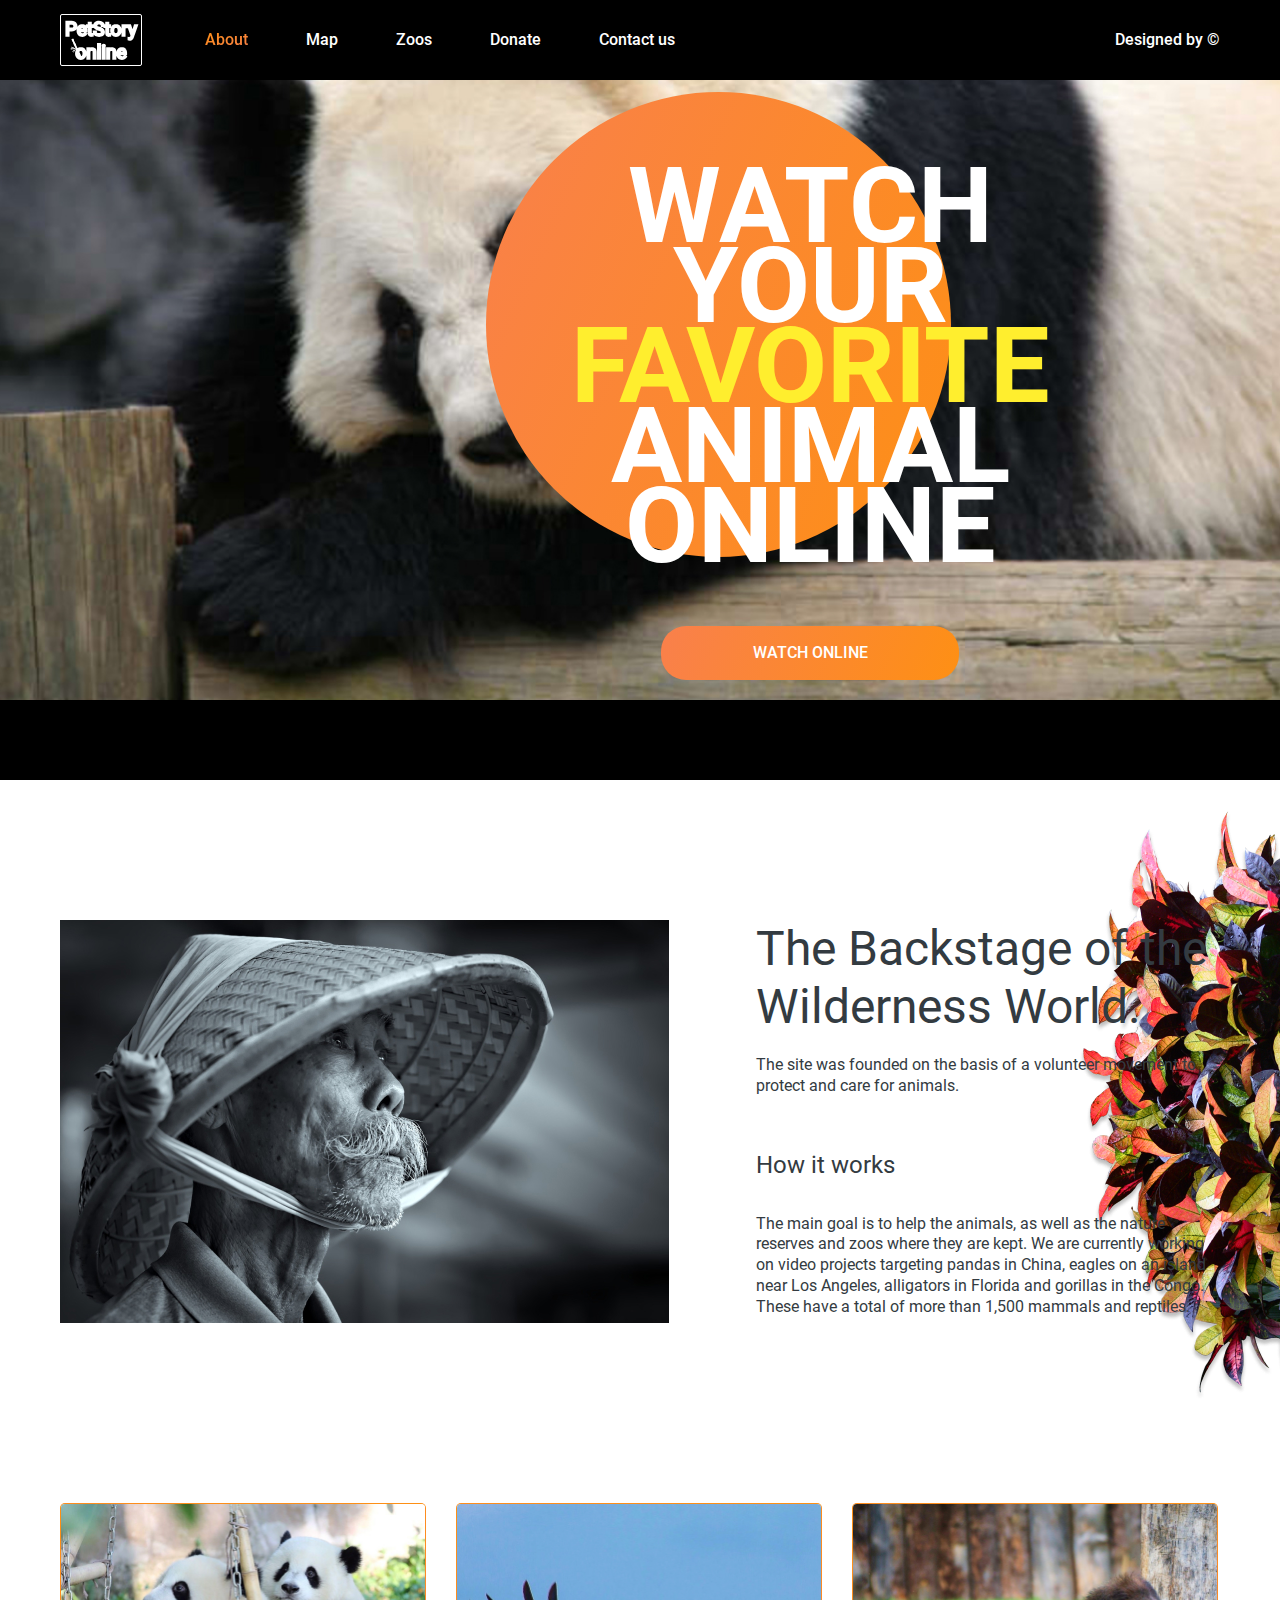
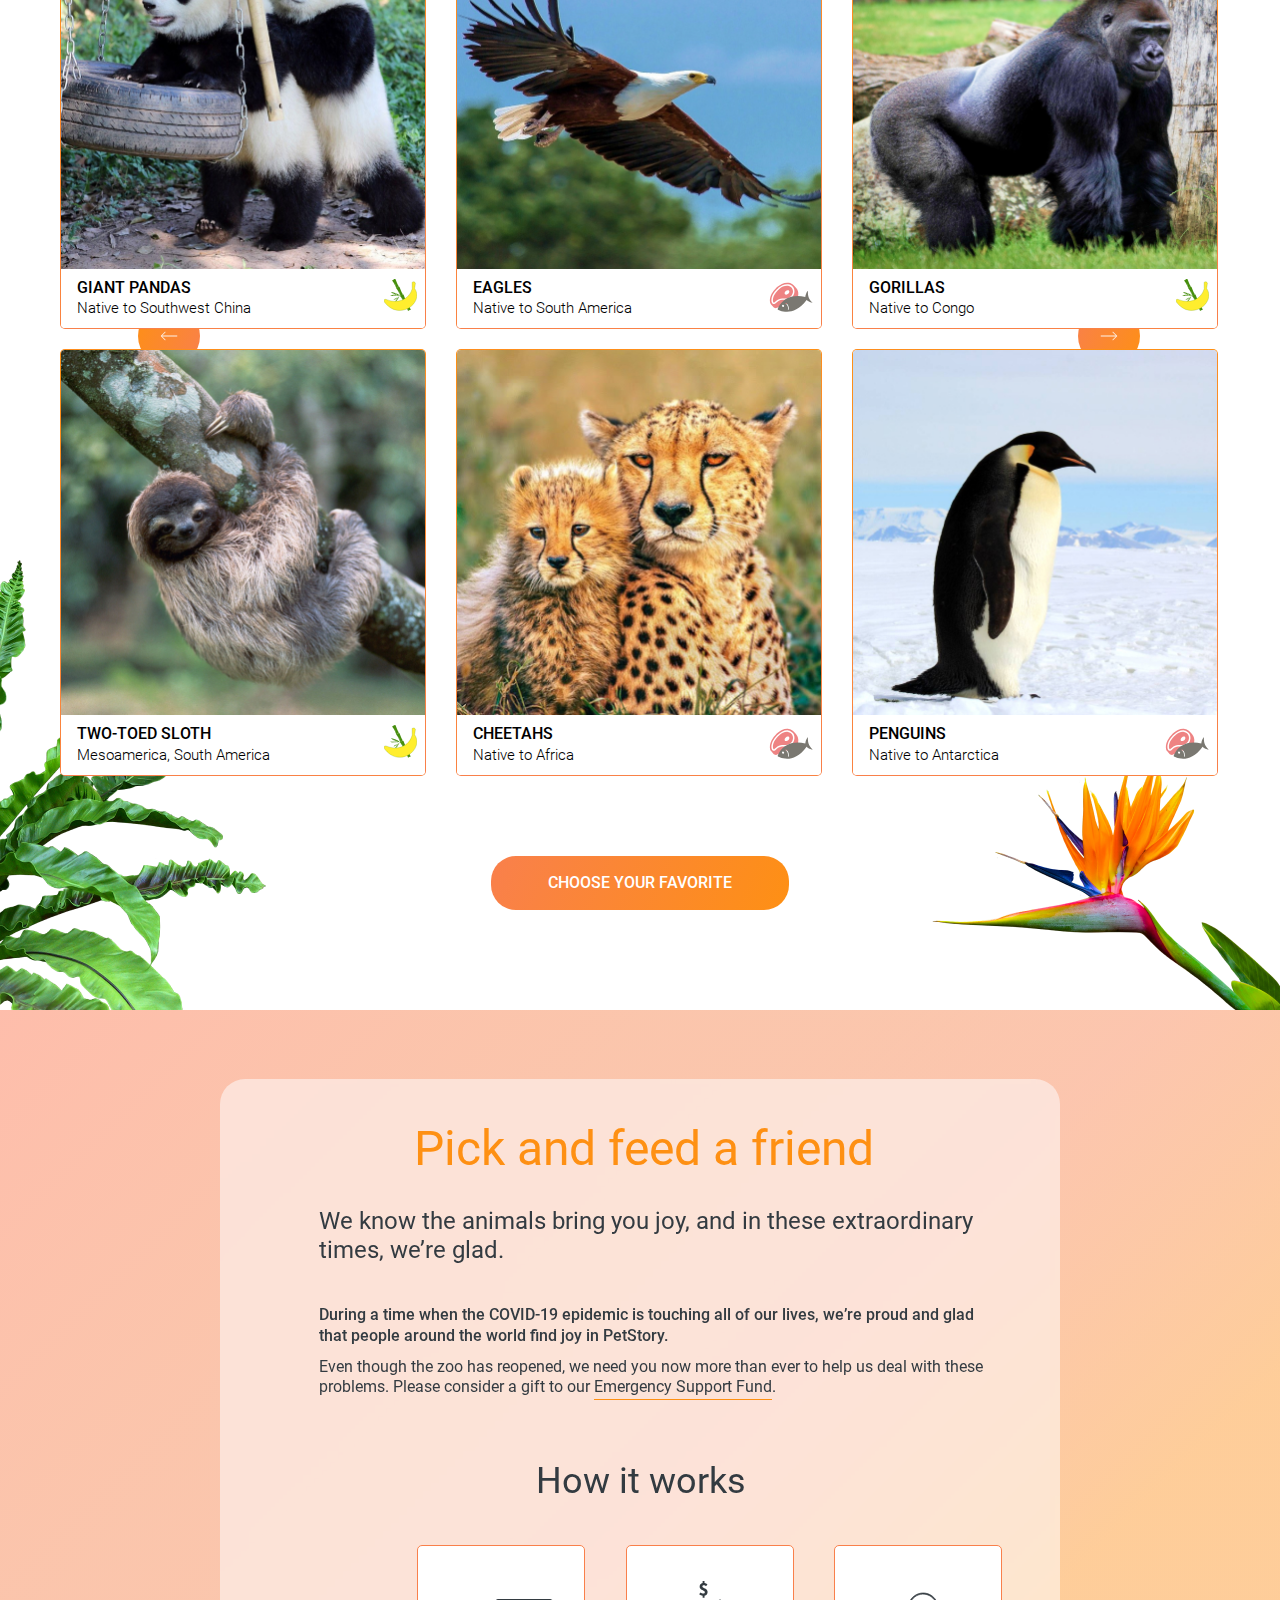
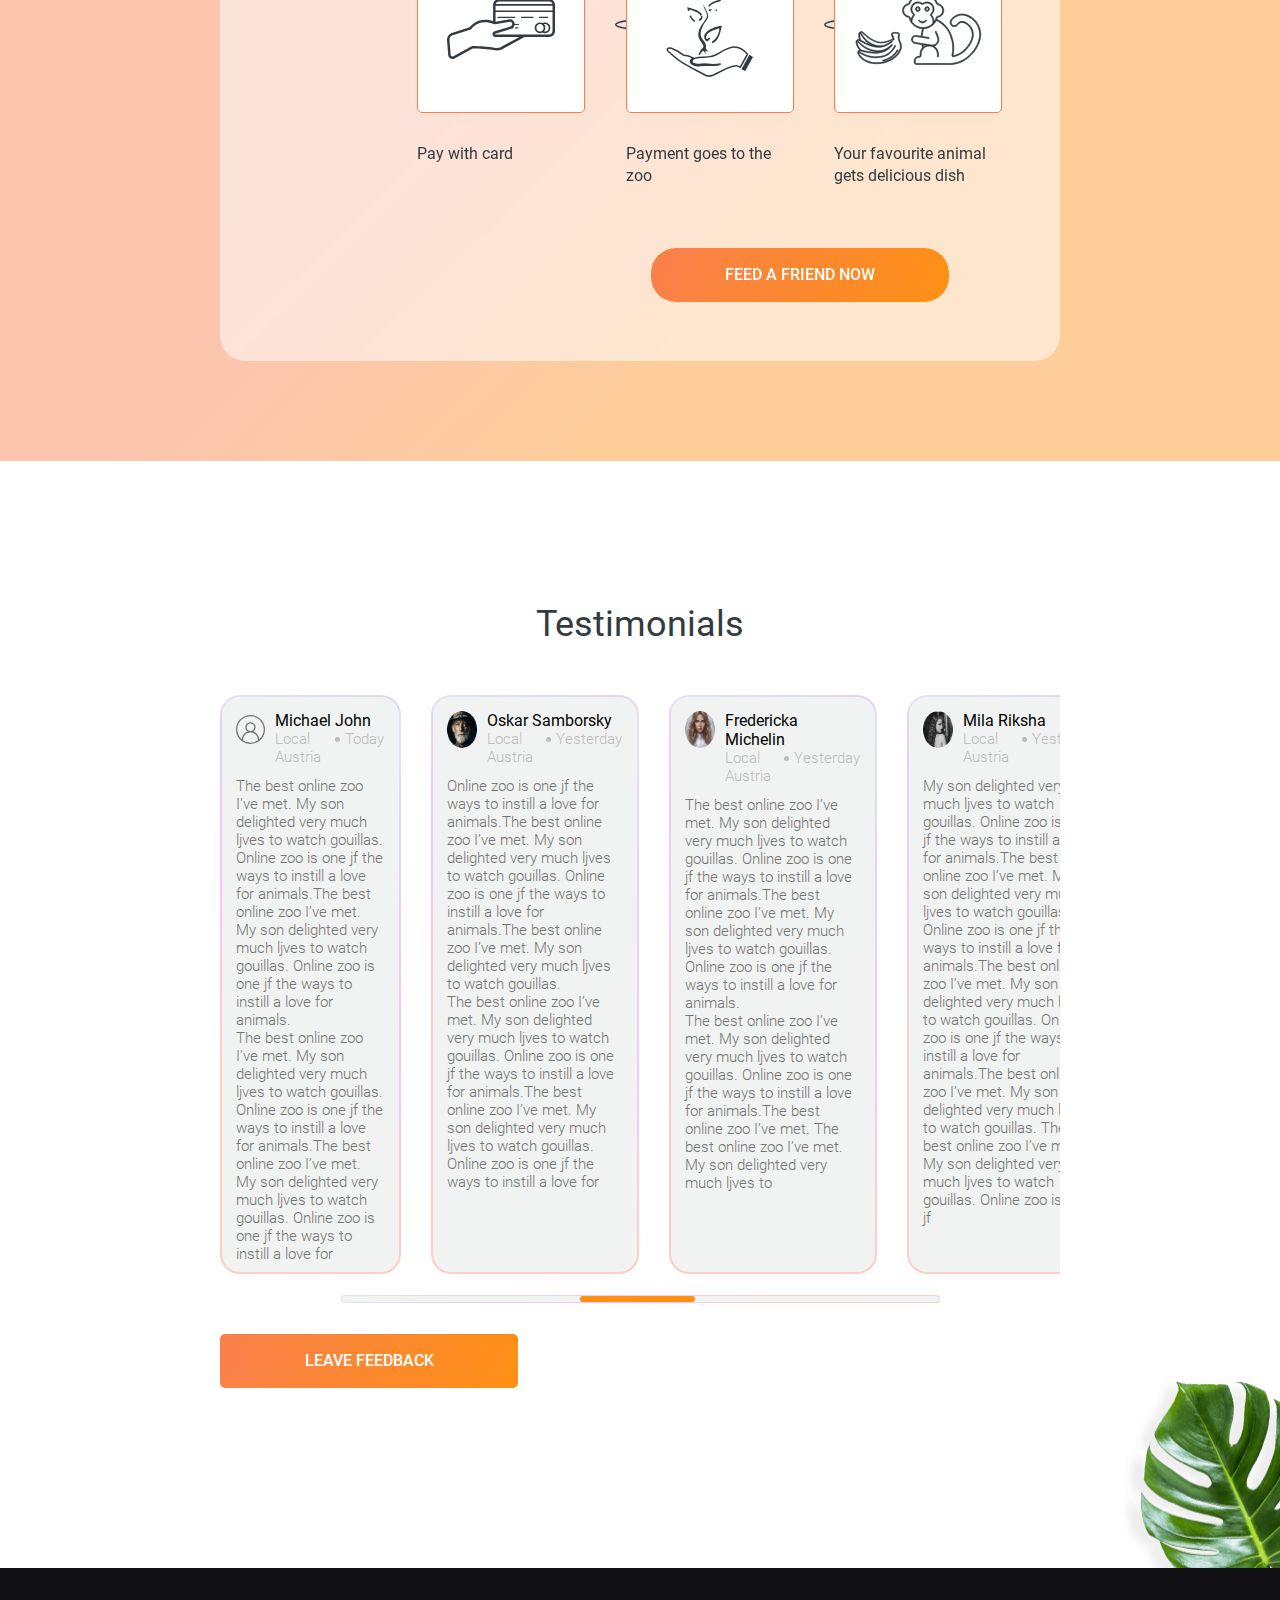
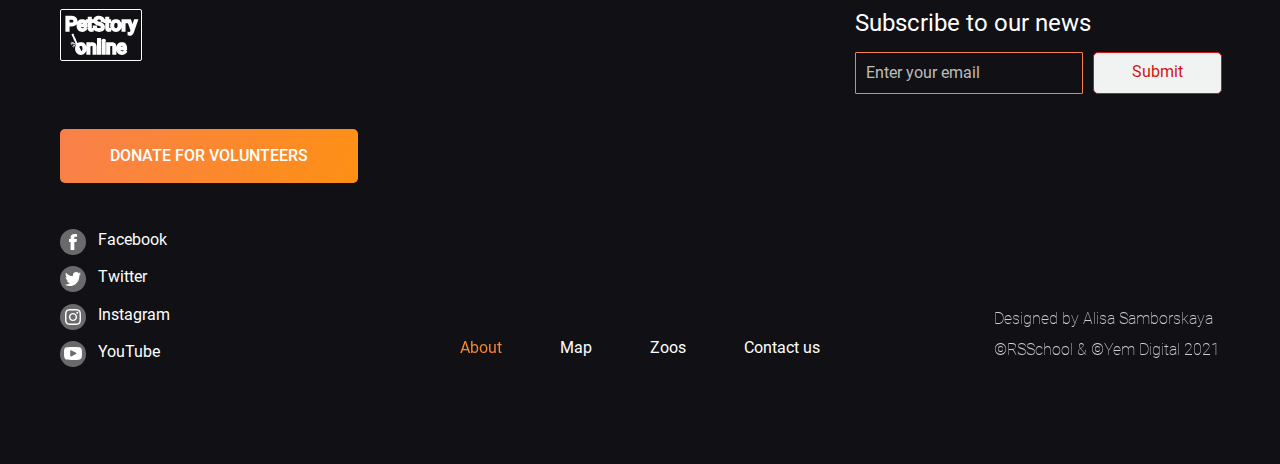
<file: pages/main/index.html>
<!DOCTYPE html>
<html class="page" lang="en">
<head>
  <meta charset="UTF-8">
  <meta http-equiv="X-UA-Compatible" content="IE=edge">
  <meta name="viewport" content="width=device-width, initial-scale=1.0">
  <link
      rel="preload"
      href="../../assets/fonts/roboto-400.woff2"
      as="font"
      type="font/woff2"
      crossorigin="anonymous"
  >
  <link rel="stylesheet" href="styles.css">
  <title>PetStory Online</title>
</head>
<body class="body">
<header class="header">
  <div class="header__wrapper">
    <a class="header__logo" href="index.html">
      <h1 class="visually-hidden">PetStory Online</h1>
      <img src="../../assets/images/logo.svg" width="82" height="52" alt="Pet Story Online logo.">
    </a>
    <nav class="header__nav nav">
      <ul class="nav__list">
        <li class="nav__item">
          <a class="nav__link nav__link--active" href="index.html">About</a>
        </li>
        <li class="nav__item">
          <a class="nav__link" href="#">Map</a>
        </li>
        <li class="nav__item">
          <a class="nav__link" href="#">Zoos</a>
        </li>
        <li class="nav__item">
          <a class="nav__link" href="../donate/donate.html">Donate</a>
        </li>
        <li class="nav__item">
          <a class="nav__link" href="#">Contact us</a>
        </li>
      </ul>
    </nav>
    <a class="header__design" href="https://www.figma.com/file/jfEFwkXVj1WRq7sUHDr8os/PetStory-online" target="_blank">Designed by &copy;</a>
  </div>
</header>
<main class="main">
  <section class="promo-main">
    <div class="promo-main__wrapper">
      <div class="promo-main__inner-wrapper">
        <h2 class="promo-main__title">Watch your <span class="promo-main__title--highlighted">favorite</span> animal online</h2>
        <button class="promo-main__button button button--rounded" type="button">Watch online</button>
      </div>
    </div>
  </section>
  <section class="backstage">
    <div class="backstage__wrapper">
      <div class="backstage__inner-wrapper">
        <img class="backstage__image" src="../../assets/images/bamboo-cap.jpeg" alt="A Vientamese man in a conical hat." width="609" height="403">
        <div class="backstage__text-wrapper">
          <h3 class="backstage__title">The Backstage of the Wilderness World.</h3>
          <p class="backstage__text">The site was founded on the basis of a volunteer movement to protect and care for animals.</p>
          <p class="backstage__title--secondary">How it works</p>
          <p class="backstage__text">
            The main goal is to help the animals, as well as the nature reserves and zoos where they are kept.
            We are currently working on video projects targeting pandas in China, eagles on an island near Los Angeles,
            alligators in Florida and gorillas in the Congo. These have a total of more than 1,500 mammals and reptiles.
          </p>
        </div>
      </div>
    </div>
  </section>
  <section class="pets">
    <div class="pets__wrapper">
      <h3 class="visually-hidden">Choose your favorite pet</h3>
      <button class="pets_nav-button pets_nav-button--left button button--small" type="button"></button>
      <button class="pets_nav-button pets_nav-button--right button button--small" type="button"></button>
      <ul class="pets__list">
        <li class="pets__item">
          <div class="pets__animal-card animal-card animal-card--banana">
            <div class="animal-card__image-wrapper">
              <img class="animal-card__image" src="../../assets/images/pets-pandas.jpeg" alt="Two pandas." width="366" height="366">
            </div>
            <div class="animal-card__bottom">
              <div class="animal-card__description">
                <h4 class="animal-card__title">Giant Pandas</h4>
                <p class="animal-card__text">Native to Southwest China</p>
              </div>
              <img class="animal-card__icon" src="../../assets/icons/banana-bamboo-icon.svg" alt="Bananas icon." width="33" height="37">
            </div>
          </div>
        </li>
        <li class="pets__item">
          <div class="pets__animal-card animal-card animal-card--fish">
            <div class="animal-card__image-wrapper">
              <img class="animal-card__image" src="../../assets/images/pets-eagles.jpeg" alt="An eagle flying in the blue sky." width="366" height="366">
            </div>
            <div class="animal-card__bottom">
              <div class="animal-card__description">
                <h4 class="animal-card__title">Eagles</h4>
                <p class="animal-card__text">Native to South America</p>
              </div>
              <img class="animal-card__icon" src="../../assets/icons/meat-fish-icon.svg" alt="Meat and fish icons." width="48" height="38">
            </div>
          </div>
        </li>
        <li class="pets__item">
          <div class="pets__animal-card animal-card animal-card--banana">
            <div class="animal-card__image-wrapper">
              <img class="animal-card__image" src="../../assets/images/pets-gorilla.jpeg" alt="A gorilla on a green lawn." width="366" height="366">
            </div>
            <div class="animal-card__bottom">
              <div class="animal-card__description">
                <h4 class="animal-card__title">Gorillas</h4>
                <p class="animal-card__text">Native to Congo</p>
              </div>
              <img class="animal-card__icon" src="../../assets/icons/banana-bamboo-icon.svg" alt="Bananas icon." width="33" height="37">
            </div>
          </div>
        </li>
        <li class="pets__item">
          <div class="pets__animal-card animal-card animal-card--banana">
            <div class="animal-card__image-wrapper">
              <img class="animal-card__image" src="../../assets/images/pets-sloth.jpeg" alt="A two-toed sloth on a tree." width="366" height="366">
            </div>
            <div class="animal-card__bottom">
              <div class="animal-card__description">
                <h4 class="animal-card__title">Two-toed Sloth</h4>
                <p class="animal-card__text">Mesoamerica, South America</p>
              </div>
              <img class="animal-card__icon" src="../../assets/icons/banana-bamboo-icon.svg" alt="Bananas icon." width="33" height="37">
            </div>
          </div>
        </li>
        <li class="pets__item">
          <div class="pets__animal-card animal-card animal-card--fish">
            <div class="animal-card__image-wrapper">
              <img class="animal-card__image" src="../../assets/images/pets-cheetahs.jpeg" alt="A mother-cheetah with a baby." width="366" height="366">
            </div>
            <div class="animal-card__bottom">
              <div class="animal-card__description">
                <h4 class="animal-card__title">Cheetahs</h4>
                <p class="animal-card__text">Native to Africa</p>
              </div>
              <img class="animal-card__icon" src="../../assets/icons/meat-fish-icon.svg" alt="Meat and fish icons." width="48" height="38">
            </div>
          </div>
        </li>
        <li class="pets__item">
          <div class="pets__animal-card animal-card animal-card--fish">
            <div class="animal-card__image-wrapper">
              <img class="animal-card__image" src="../../assets/images/pets-penguin.jpeg" alt="A penguin in Antarctica." width="366" height="366">
            </div>
            <div class="animal-card__bottom">
              <div class="animal-card__description">
                <h4 class="animal-card__title">Penguins</h4>
                <p class="animal-card__text">Native to Antarctica</p>
              </div>
              <img class="animal-card__icon" src="../../assets/icons/meat-fish-icon.svg" alt="Meat and fish icons." width="48" height="38">
            </div>
          </div>
        </li>
      </ul>
      <button class="pets__button button button--rounded" type="button">Choose your favorite</button>
    </div>
  </section>
  <section class="friends">
    <div class="friends__wrapper">
      <h3 class="friends__title">Pick and feed a friend</h3>
      <p class="friends__slogan">We know the animals bring you joy, and in these extraordinary times, we’re glad.</p>
      <p class="friends__text friends__text--bold">
        During a time when the COVID-19 epidemic is touching all of our lives, we’re proud and glad that people around
        the world find joy in PetStory.
      </p>
      <p class="friends__text">Even though the zoo has reopened, we need you now more than ever to help us deal with these problems.
        Please consider a&nbsp;gift&nbsp;to&nbsp;our&nbsp;<a class="friends__link" href="../donate/donate.html">Emergency Support Fund</a>.
      </p>
      <h4 class="friends__subtitle">How it works</h4>
      <ol class="friends__list">
        <li class="friends__item friends__item--card">Pay with card</li>
        <li class="friends__item friends__item--payment">Payment goes to the zoo</li>
        <li class="friends__item friends__item--dish">Your favourite animal gets delicious dish</li>
      </ol>
      <a class="friends__button button button--rounded" href="../donate/donate.html">Feed a friend now</a>
    </div>
  </section>
  <section class="testimonials">
    <div class="testimonials__container">
      <h3 class="testimonials__title">Testimonials</h3>
      <div class="testimonials__gallery gallery">
        <div class="gallery__wrapper">
          <article class="gallery__article review-article">
            <h4 class="visually-hidden">A review article</h4>
            <div class="review-article__header">
              <div class="review-article__image-wrapper">
                <img class="review-article__image" src="../../assets/icons/avatar-icon.svg" alt="The review author's photo" width="37" height="37">
              </div>
              <div class="review-article__author">
                <p class="review-article__name">Michael John</p>
                <p class="review-article__details">
                  <span class="review-article__place">Local Austria</span> <span class="review-article__date">Today</span>
                </p>
              </div>
            </div>
            <p class="review-article__text">
              The best online zoo I’ve met. My son delighted very much ljves to watch gouillas. Online zoo is one jf the
              ways to instill a love for animals.The best online zoo I’ve met. My son delighted very much ljves to watch
              gouillas. Online zoo is one jf the ways to instill a love for animals.<br>
              The best online zoo I’ve met. My son delighted very much ljves to watch gouillas.
              Online zoo is one jf the ways to instill a love for animals.The best online zoo I’ve met.
              My son delighted very much ljves to watch gouillas. Online zoo is one jf the ways to instill
              a love for
            </p>
          </article>
          <article class="gallery__article review-article">
            <h4 class="visually-hidden">A review article</h4>
            <div class="review-article__header">
              <div class="review-article__image-wrapper">
                <img class="review-article__image" src="../../assets/images/avatar-oscar.jpeg" alt="The review author's photo" width="37" height="37">
              </div>
              <div class="review-article__author">
                <p class="review-article__name">Oskar Samborsky</p>
                <p class="review-article__details">
                  <span class="review-article__place">Local Austria</span> <span class="review-article__date">Yesterday</span>
                </p>
              </div>
            </div>
            <p class="review-article__text">
              Online zoo is one jf the ways to instill a love for animals.The best online zoo I’ve met. My son delighted
              very much ljves to watch gouillas. Online zoo is one jf the ways to instill a love for animals.The best
              online zoo I’ve met. My son delighted very much ljves to watch gouillas.<br>
              The best online zoo I’ve met. My son delighted very much ljves to watch gouillas.
              Online zoo is one jf the ways to instill a love for animals.The best online zoo I’ve met.
              My son delighted very much ljves to watch gouillas. Online zoo is one jf the ways to instill a love for
            </p>
          </article>
          <article class="gallery__article review-article">
            <h4 class="visually-hidden">A review article</h4>
            <div class="review-article__header">
              <div class="review-article__image-wrapper">
                <img class="review-article__image" src="../../assets/images/avatar-frederika.jpeg" alt="The review author's photo" width="37" height="37">
              </div>
              <div class="review-article__author">
                <p class="review-article__name">Fredericka Michelin</p>
                <p class="review-article__details">
                  <span class="review-article__place">Local Austria</span> <span class="review-article__date">Yesterday</span>
                </p>
              </div>
            </div>
            <p class="review-article__text">
              The best online zoo I’ve met. My son delighted very much ljves to watch gouillas.
              Online zoo is one jf the ways to instill a love for animals.The best online zoo I’ve met.
              My son delighted very much ljves to watch gouillas. Online zoo is one jf the ways to instill a love for animals.<br>
              The best online zoo I’ve met. My son delighted very much ljves to watch gouillas. Online zoo is one jf the
              ways to instill a love for animals.The best online zoo I’ve met.
              The best online zoo I’ve met. My son delighted very much ljves to
            </p>
          </article>
          <article class="gallery__article review-article">
            <h4 class="visually-hidden">A review article</h4>
            <div class="review-article__header">
              <div class="review-article__image-wrapper">
                <img class="review-article__image" src="../../assets/images/avatar-mila.jpeg" alt="The review author's photo" width="37" height="37">
              </div>
              <div class="review-article__author">
                <p class="review-article__name">Mila Riksha</p>
                <p class="review-article__details">
                  <span class="review-article__place">Local Austria</span> <span class="review-article__date">Yesterday</span>
                </p>
              </div>
            </div>
            <p class="review-article__text">
              My son delighted very much ljves to watch gouillas. Online zoo is one jf the ways to instill a love for
              animals.The best online zoo I’ve met. My son delighted very much ljves to watch gouillas. Online zoo is
              one jf the ways to instill a love for animals.The best online zoo I’ve met. My son delighted very much ljves
              to watch gouillas. Online zoo is one jf the ways to instill a love for animals.The best online zoo I’ve met.
              My son delighted very much ljves to watch gouillas.
              The best online zoo I’ve met. My son delighted very much ljves to watch gouillas. Online zoo is one jf
            </p>
          </article>
        </div>
        <input class="gallery__slider" type="range" min="1" max="100" value="50" id="reviewsRange">
      </div>
      <button class="testimonials__button button" type="button">Leave Feedback</button>
    </div>
  </section>
</main>
<footer class="footer">
  <div class="footer_wrapper">
    <a class="footer__logo" href="index.html"><img src="../../assets/images/logo.svg" alt="Pet Story Online logo." width="82" height="52"></a>
    <form class="footer_subscription-form subscription-form" method="post" action="#">
      <p class="subscription-form__title">Subscribe to our news</p>
      <div class="subscription-form__wrapper">
        <label class="visually-hidden" for="email"> Enter you e-mail</label>
        <input class="subscription-form__input" type="email" placeholder="Enter your email" id="email" required>
        <button class="subscription-form__submit-button submit-button submit-button--error" type="submit">Submit</button>
      </div>
    </form>
    <a class="footer__donate button" href="../donate/donate.html">Donate for volunteers</a>
    <ul class="footer__social-list social-list">
      <li class="social-list__item">
        <a class="social-list__link social-list__link--facebook" href="https://facebook.com">Facebook</a>
      </li>
      <li class="social-list__item">
        <a class="social-list__link social-list__link--twitter" href="https://twitter.com/">Twitter</a>
      </li>
      <li class="social-list__item">
        <a class="social-list__link social-list__link--instagram" href="https://www.instagram.com/">Instagram</a>
      </li>
      <li class="social-list__item">
        <a class="social-list__link social-list__link--youtube" href="https://www.youtube.com/">YouTube</a>
      </li>
    </ul>
    <ul class="footer__nav nav__list nav__list--footer">
      <li class="nav__item">
        <a class="nav__link nav__link--active" href="index.html">About</a>
      </li>
      <li class="nav__item">
        <a class="nav__link" href="#">Map</a>
      </li>
      <li class="nav__item">
        <a class="nav__link" href="#">Zoos</a>
      </li>
      <li class="nav__item">
        <a class="nav__link" href="#">Contact us</a>
      </li>
    </ul>
    <div class="footer__copyright">
      <a class="footer__design" href="https://www.figma.com/file/jfEFwkXVj1WRq7sUHDr8os/PetStory-online">Designed by Alisa Samborskaya</a>
      <a class="footer__course" href="https://rs.school/js/">&#169;RSSchool & &#169;Yem Digital 2021</a>
    </div>
  </div>
</footer>
</body>
</html>
</file>
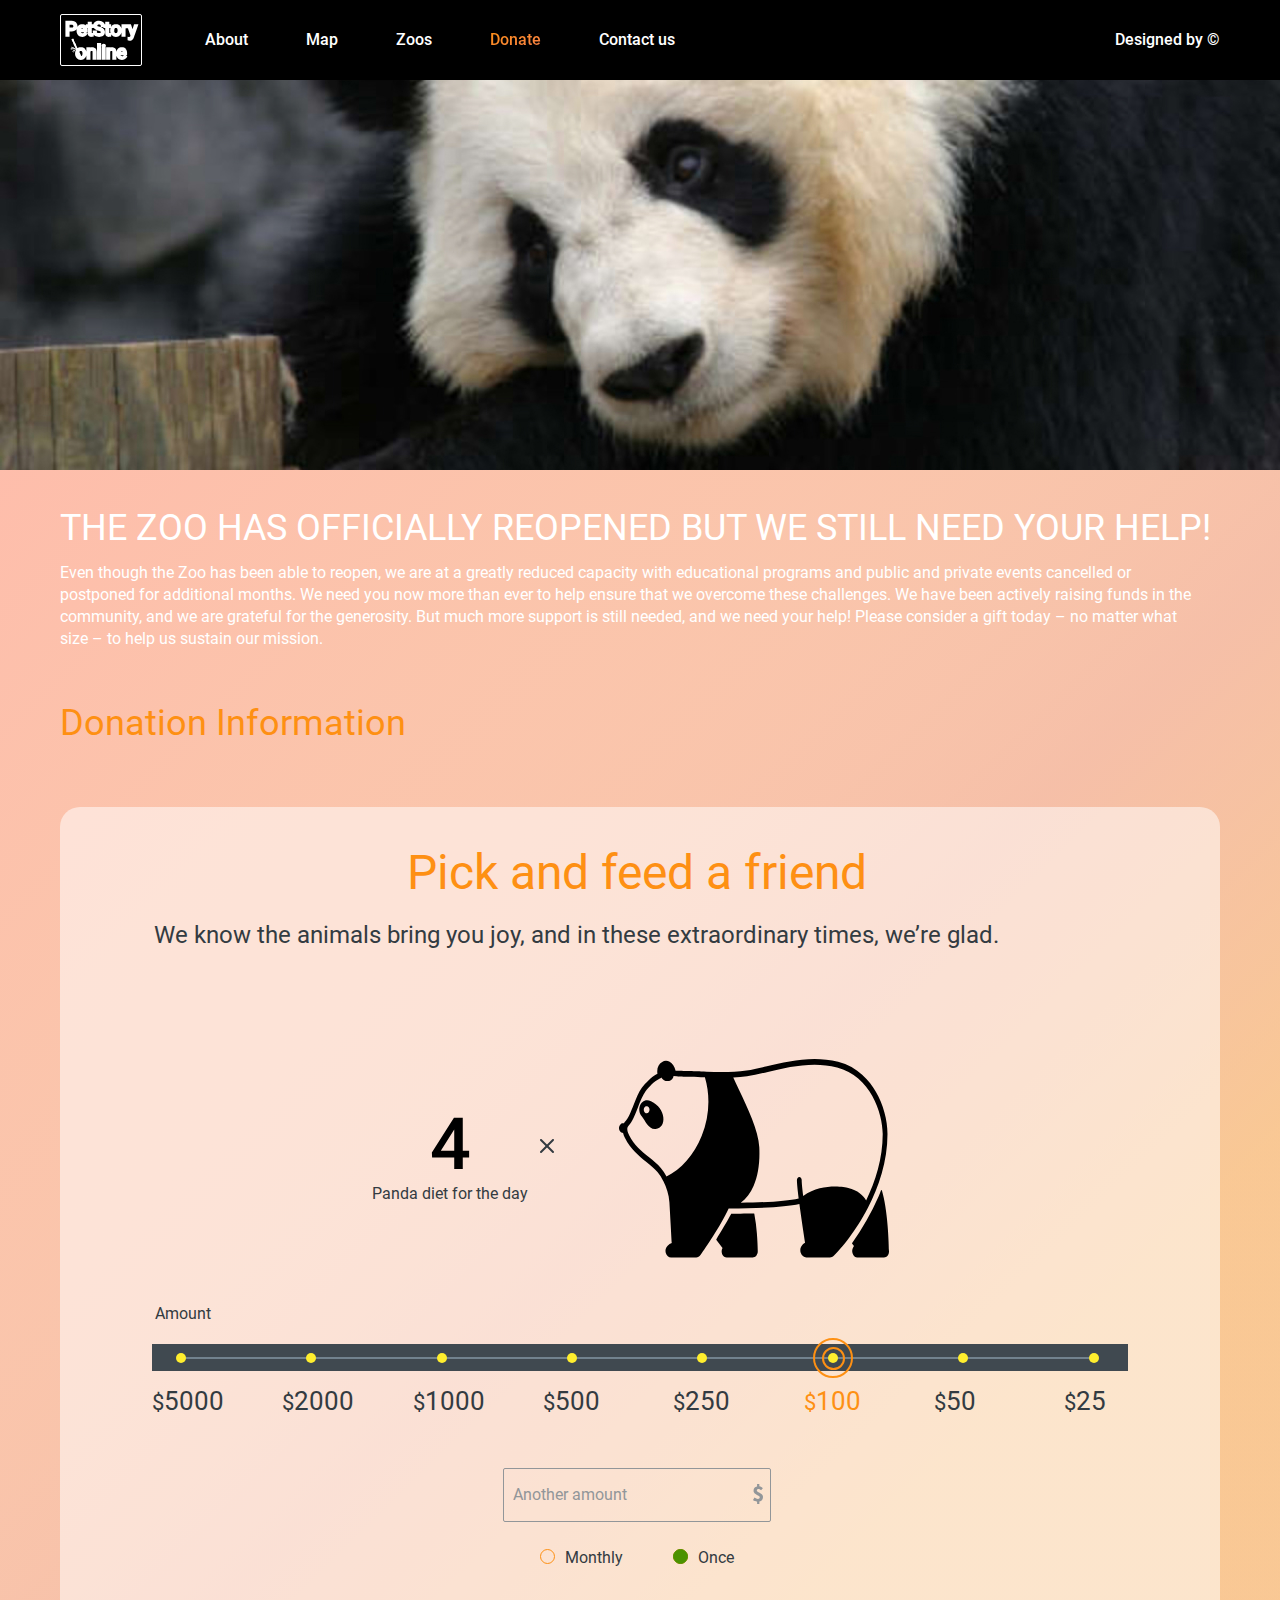
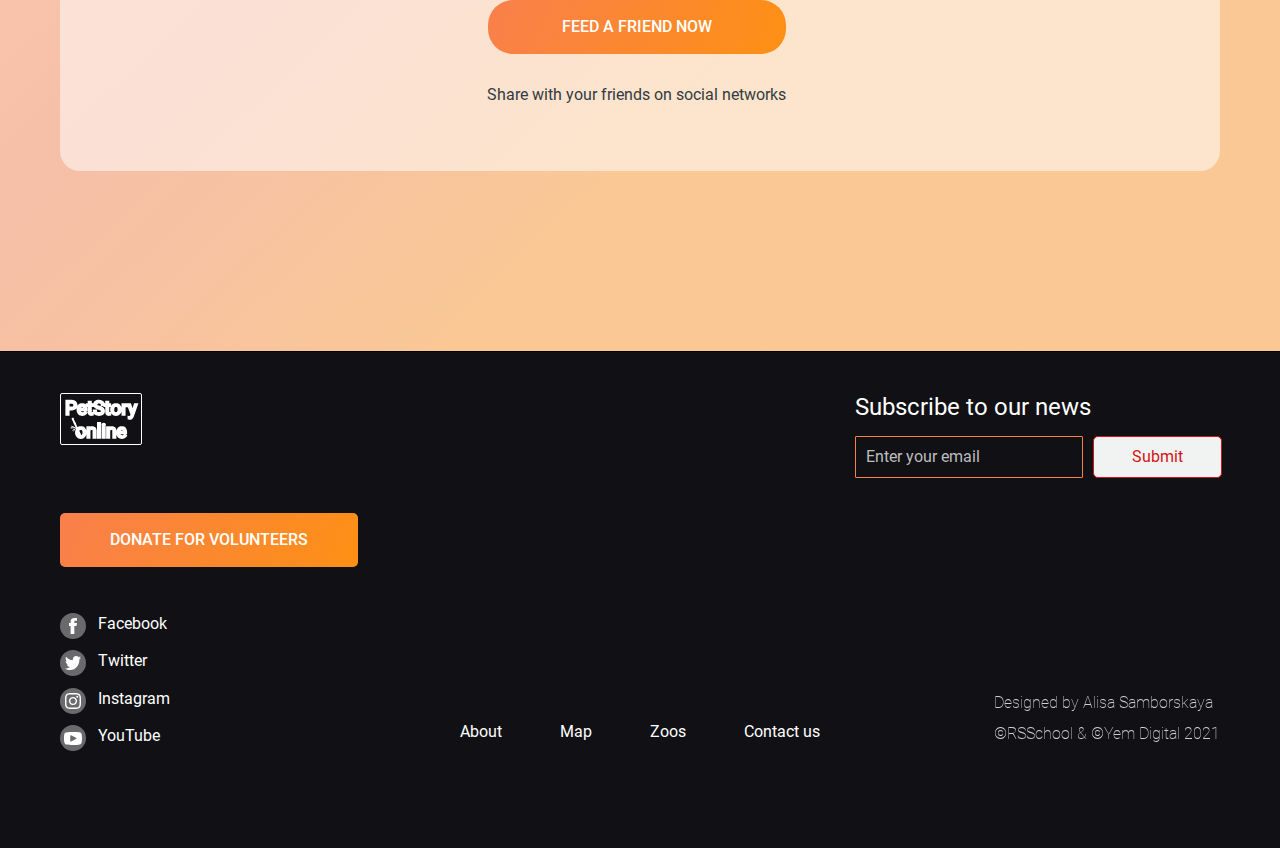
<file: pages/donate/donate.html>
<!DOCTYPE html>
<html class="page" lang="en">
<head>
  <meta charset="UTF-8">
  <meta http-equiv="X-UA-Compatible" content="IE=edge">
  <meta name="viewport" content="width=device-width, initial-scale=1.0">
  <link
      rel="preload"
      href="../../assets/fonts/roboto-400.woff2"
      as="font"
      type="font/woff2"
      crossorigin="anonymous"
  >
  <link rel="stylesheet" href="styles.css">
  <title>PetStory Online</title>
</head>
<body class="body">
<header class="header">
  <div class="header__wrapper">
    <a class="header__logo" href="../main/index.html">
      <h1 class="visually-hidden">PetStory Online</h1>
      <img src="../../assets/images/logo.svg" width="82" height="52" alt="Pet Story Online logo.">
    </a>
    <nav class="header__nav nav">
      <ul class="nav__list">
        <li class="nav__item">
          <a class="nav__link" href="../main/index.html">About</a>
        </li>
        <li class="nav__item">
          <a class="nav__link" href="#">Map</a>
        </li>
        <li class="nav__item">
          <a class="nav__link" href="#">Zoos</a>
        </li>
        <li class="nav__item">
          <a class="nav__link nav__link--active">Donate</a>
        </li>
        <li class="nav__item">
          <a class="nav__link" href="#">Contact us</a>
        </li>
      </ul>
    </nav>
    <a class="header__design" href="https://www.figma.com/file/jfEFwkXVj1WRq7sUHDr8os/PetStory-online" target="_blank">Designed by &copy;</a>
  </div>
</header>
<main class="main">
  <section class="donation">
    <div class="donation__promo">
    </div>
    <div class="donation__wrapper">
      <div class="donation__inner-wrapper">
        <p class="donation__title">The zoo has officially reopened but we still need your help!</p>
        <p class="donation__description">
          Even though the Zoo has been able to reopen, we are at a greatly reduced capacity with educational programs
          and public and private events cancelled or postponed&nbsp;for&nbsp;additional&nbsp;months. We need you now
          more than ever to help ensure that we overcome these challenges. We have been actively raising funds in
          the community,&nbsp;and&nbsp;we
          are&nbsp;grateful for the generosity.  But much more support is still needed, and we need your help! Please
          consider a gift today – no matter what size&nbsp;–&nbsp;to&nbsp;help us sustain our mission.
        </p>
        <h2 class="donation__subtitle">Donation Information</h2>
        <div class="donation__pick pick-friend">
          <h3 class="pick-friend__title">Pick and feed a friend</h3>
          <p class="pick-friend__description">We know the animals bring you joy, and in these extraordinary times, we’re glad.</p>
          <p class="pick-friend__diet">
            <img class="pick-friend____number" src="../../assets/icons/four-icon.svg" width="82" height="58" alt="Four.">
            <span>Panda diet for the day</span>
          </p>
          <form class="donation__form donation-form" action="#" method="post">
            <div class="donation-form__inputs-wrapper">
              <p class="donation-form__title">Amount</p>
              <div class="donation-form__progress-bar">
                <div class="donation-form__progress-bar-wrapper">
                  <div class="progress-bar__input-item">
                    <label class="progress-bar__label-wrapper" for="5000">
                      <input class="progress-bar__input visually-hidden" type="radio" id="5000" name="amount" value="5000">
                      <span class="progress-bar__control-mark"></span>
                      <span class="progress-bar__label"><span>$</span>5000</span>
                    </label>
                  </div>
                  <div class="progress-bar__input-item">
                    <label class="progress-bar__label-wrapper" for="2000">
                      <input class="progress-bar__input visually-hidden" type="radio" id="2000" name="amount" value="2000">
                      <span class="progress-bar__control-mark"></span>
                      <span class="progress-bar__label"><span>$</span>2000</span>
                    </label>
                  </div>
                  <div class="progress-bar__input-item">
                    <label class="progress-bar__label-wrapper" for="1000">
                      <input class="progress-bar__input visually-hidden" type="radio" id="1000" name="amount" value="1000">
                      <span class="progress-bar__control-mark"></span>
                      <span class="progress-bar__label"><span>$</span>1000</span>
                    </label>
                  </div>
                  <div class="progress-bar__input-item">
                    <label class="progress-bar__label-wrapper" for="500">
                      <input class="progress-bar__input visually-hidden" type="radio" id="500" name="amount" value="500">
                      <span class="progress-bar__control-mark"></span>
                      <span class="progress-bar__label"><span>$</span>500</span>
                    </label>
                  </div>
                  <div class="progress-bar__input-item">
                    <label class="progress-bar__label-wrapper" for="250">
                      <input class="progress-bar__input visually-hidden" type="radio" id="250" name="amount" value="250">
                      <span class="progress-bar__control-mark"></span>
                      <span class="progress-bar__label"><span>$</span>250</span>
                    </label>
                  </div>
                  <div class="progress-bar__input-item">
                    <label class="progress-bar__label-wrapper" for="100">
                      <input class="progress-bar__input visually-hidden" type="radio" id="100" name="amount" value="100" checked>
                      <span class="progress-bar__control-mark"></span>
                      <span class="progress-bar__label"><span>$</span>100</span>
                    </label>
                  </div>
                  <div class="progress-bar__input-item">
                    <label class="progress-bar__label-wrapper" for="50">
                      <input class="progress-bar__input visually-hidden" type="radio" id="50" name="amount" value="50">
                      <span class="progress-bar__control-mark"></span>
                      <span class="progress-bar__label"><span>$</span>50</span>
                    </label>
                  </div>
                  <div class="progress-bar__input-item">
                    <label class="progress-bar__label-wrapper" for="25">
                      <input class="progress-bar__input visually-hidden" type="radio" id="25" name="amount" value="25">
                      <span class="progress-bar__control-mark"></span>
                      <span class="progress-bar__label"><span>$</span>25</span>
                    </label>
                  </div>
                </div>
              </div>
            </div>
            <div class="donation-form__bottom-wrapper">
              <div class="donation-form__amount-wrapper">
                <label class="visually-hidden" for="amount">Enter amount:</label>
                <input class="donation-form__amount-input" id="amount" type="number" placeholder="Another amount" min="0" max="9999" step="1">
                <svg class="donation-form__dollar" width="10" height="20" viewBox="0 0 10 20" fill="none" xmlns="http://www.w3.org/2000/svg">
                  <path d="M8.07792 6.25974C7.66234 5.87013 7.24675 5.58442 6.85714 5.37662C6.46753 5.19481 6.02597 5.09091 5.53247 5.09091C4.96104 5.09091 4.54545 5.22078 4.25974 5.45455C3.97403 5.68831 3.81818 6.07792 3.81818 6.5974C3.81818 6.96104 3.97403 7.2987 4.28571 7.53247C4.5974 7.79221 4.96104 8.02597 5.42857 8.25974C5.8961 8.49351 6.38961 8.72727 6.90909 8.98701C7.42857 9.24675 7.92208 9.53247 8.38961 9.8961C8.85714 10.2597 9.22078 10.6753 9.53247 11.1948C9.84416 11.7143 10 12.3377 10 13.0649C10 14.1818 9.68831 15.1429 9.09091 15.9481C8.49351 16.7532 7.55844 17.2727 6.36364 17.5584V20H4.1039V17.6623C3.42857 17.5844 2.7013 17.4026 1.94805 17.0909C1.19481 16.7792 0.545455 16.3896 0 15.8961L1.50649 13.5844C2.1039 14.026 2.67532 14.3636 3.19481 14.5974C3.74026 14.8312 4.28571 14.9351 4.83117 14.9351C5.48052 14.9351 5.97403 14.8052 6.25974 14.5455C6.57143 14.2857 6.72727 13.8701 6.72727 13.3247C6.72727 12.9091 6.57143 12.5714 6.25974 12.2857C5.94805 12 5.58442 11.7403 5.11688 11.4805C4.64935 11.2208 4.15584 10.961 3.63636 10.7013C3.11688 10.4416 2.62338 10.1299 2.15584 9.76623C1.68831 9.4026 1.32468 8.98701 1.01299 8.49351C0.701299 8 0.545455 7.42857 0.545455 6.72727C0.545455 5.58442 0.857143 4.62338 1.48052 3.87013C2.1039 3.11688 2.98701 2.62338 4.07792 2.41558V0H6.33766V2.36364C7.09091 2.46753 7.74026 2.7013 8.31169 3.03896C8.88312 3.37662 9.37662 3.79221 9.84416 4.28571L8.07792 6.25974Z" fill="#4B9200"/>
                </svg>
              </div>
              <div class="donation-form__subscription-period">
                <p class="visually-hidden">Subscription period</p>
                <div class="donation-form__subscription-input-wrapper">
                  <input type="radio" id="monthly" name="period" value="Monthly">
                  <label for="monthly">Monthly</label>
                </div>
                <div class="donation-form__subscription-input-wrapper">
                  <input type="radio" id="once" name="period" value="Once" checked>
                  <label for="once">Once</label>
                </div>
              </div>
              <button class="button button--rounded" type="submit">Feed a friend now</button>
            </div>
          </form>
          <p class="donation__slogan">Share with your friends on social networks</p>
        </div>
      </div>
    </div>
  </section>
</main>
<footer class="footer">
  <div class="footer_wrapper">
    <a class="footer__logo" href="../main/index.html"><img src="../../assets/images/logo.svg" alt="Pet Story Online logo." width="82" height="52"></a>
    <form class="footer_subscription-form subscription-form" method="post" action="#">
      <p class="subscription-form__title">Subscribe to our news</p>
      <div class="subscription-form__wrapper">
        <label class="visually-hidden" for="email"> Enter you e-mail</label>
        <input class="subscription-form__input" type="email" placeholder="Enter your email" id="email" required>
        <button class="subscription-form__submit-button submit-button submit-button--error" type="submit">Submit</button>
      </div>
    </form>
    <a class="footer__donate button" href="../donate/donate.html">Donate for volunteers</a>
    <ul class="footer__social-list social-list">
      <li class="social-list__item">
        <a class="social-list__link social-list__link--facebook" href="https://facebook.com">Facebook</a>
      </li>
      <li class="social-list__item">
        <a class="social-list__link social-list__link--twitter" href="https://twitter.com/">Twitter</a>
      </li>
      <li class="social-list__item">
        <a class="social-list__link social-list__link--instagram" href="https://www.instagram.com/">Instagram</a>
      </li>
      <li class="social-list__item">
        <a class="social-list__link social-list__link--youtube" href="https://www.youtube.com/">YouTube</a>
      </li>
    </ul>
    <ul class="footer__nav nav__list nav__list--footer">
      <li class="nav__item">
        <a class="nav__link" href="../main/index.html">About</a>
      </li>
      <li class="nav__item">
        <a class="nav__link" href="#">Map</a>
      </li>
      <li class="nav__item">
        <a class="nav__link" href="#">Zoos</a>
      </li>
      <li class="nav__item">
        <a class="nav__link" href="#">Contact us</a>
      </li>
    </ul>
    <div class="footer__copyright">
      <a class="footer__design" href="https://www.figma.com/file/jfEFwkXVj1WRq7sUHDr8os/PetStory-online">Designed by Alisa Samborskaya</a>
      <a class="footer__course" href="https://rs.school/js/">&#169;RSSchool & &#169;Yem Digital 2021</a>
    </div>
  </div>
</footer>
</body>
</html>
</file>
<file: pages/main/styles.css>
@import url(../../assets/styles/styles.css);

@import url(../../assets/styles/blocks/promo-main.css);
@import url(../../assets/styles/blocks/backstage.css);
@import url(../../assets/styles/blocks/pets.css);
@import url(../../assets/styles/blocks/animal-card.css);
@import url(../../assets/styles/blocks/friends.css);
@import url(../../assets/styles/blocks/testimonials.css);
@import url(../../assets/styles/blocks/gallery.css);
@import url(../../assets/styles/blocks/review-article.css);
</file>
<file: pages/donate/styles.css>
@import url(../../assets/styles/styles.css);

@import url(../../assets/styles/blocks/donation.css);
@import url(../../assets/styles/blocks/pick-friend.css);
@import url(../../assets/styles/blocks/donation-form.css);
@import url(../../assets/styles/blocks/progress-bar.css);
</file>
